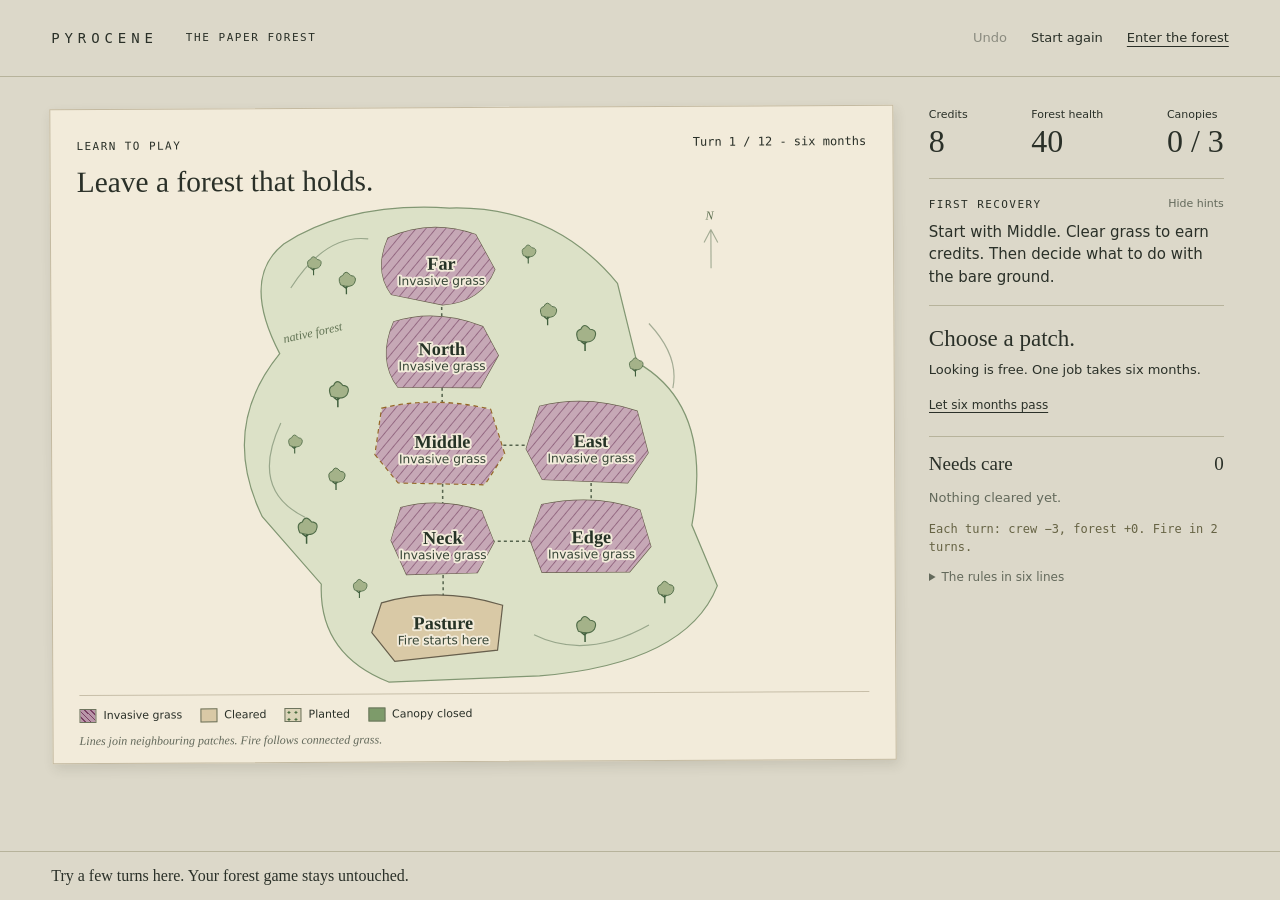
<file: stage4/prelude/index.html>
<!doctype html>
<html lang="en">
<head><meta charset="utf-8"><meta name="viewport" content="width=device-width, initial-scale=1"><title>The paper forest - Pyrocene</title><link rel="stylesheet" href="prelude.css"><script type="module" src="prelude.mjs"></script></head>
<body>
<header><a class="wordmark" href="../ledger.html">PYROCENE</a><span>THE PAPER FOREST</span><nav><button id="undo" disabled>Undo</button><button id="restart">Start again</button><a href="../ledger.html">Enter the forest</a></nav></header>
<main>
 <section class="paper" aria-label="Practice map">
  <div class="map-heading"><div><small>LEARN TO PLAY</small><h1>Leave a forest that holds.</h1></div><p id="clock">Turn 1 - six months</p></div>
  <div id="board" aria-label="Choose a patch"></div>
  <div class="legend" aria-label="Map key"><span><i class="grass"></i>Invasive grass</span><span><i class="bare"></i>Cleared</span><span><i class="young"></i>Planted</span><span><i class="shade"></i>Canopy closed</span></div>
  <p class="map-foot">Lines join neighbouring patches. Fire follows connected grass.</p>
 </section>
 <aside aria-label="Your crew">
  <div class="totals"><div><small>Credits</small><strong id="credits"></strong></div><div><small>Forest health</small><strong id="health"></strong></div><div><small>Canopies</small><strong id="closed"></strong></div></div>
  <section class="lesson"><div class="lesson-top"><small id="lesson-label">FIRST RECOVERY</small><button id="hints" aria-pressed="true">Hide hints</button></div><p id="hint"></p></section>
  <section class="choice"><h2 id="patch-title">Choose a patch.</h2><p id="patch-note">Looking is free. One job takes six months.</p><p id="quote"></p><button id="work" class="primary" hidden></button><p id="consequence"></p><button id="wait">Let six months pass</button></section>
  <section class="care"><h2>Needs care <span id="care-count">0</span></h2><div id="care-list"></div></section>
  <p id="season"></p>
  <details id="rules"><summary>The rules in six lines</summary><p>Clear grass to earn credits. Planting costs 6.</p><p>The crew costs 3 each turn, even if it waits.</p><p>Grass returns. Weed around saplings until shade closes.</p><p>Closed canopy pays 1 per turn. Mixed forest pays 3.</p><p>Repeated clearing cuts native regrowth and costs health.</p><p>Reach three closed canopies with credits left. Undo is always available.</p><small>Same rules as the forest. Growth is accelerated. These are teaching values.</small></details>
 </aside>
</main>
<footer><p id="report" role="status">Try a few turns here. Your forest game stays untouched.</p><button id="continue" hidden>Work two more years</button></footer>
<noscript>This practice map needs JavaScript, but does not need hardware acceleration.</noscript>
</body></html>
</file>
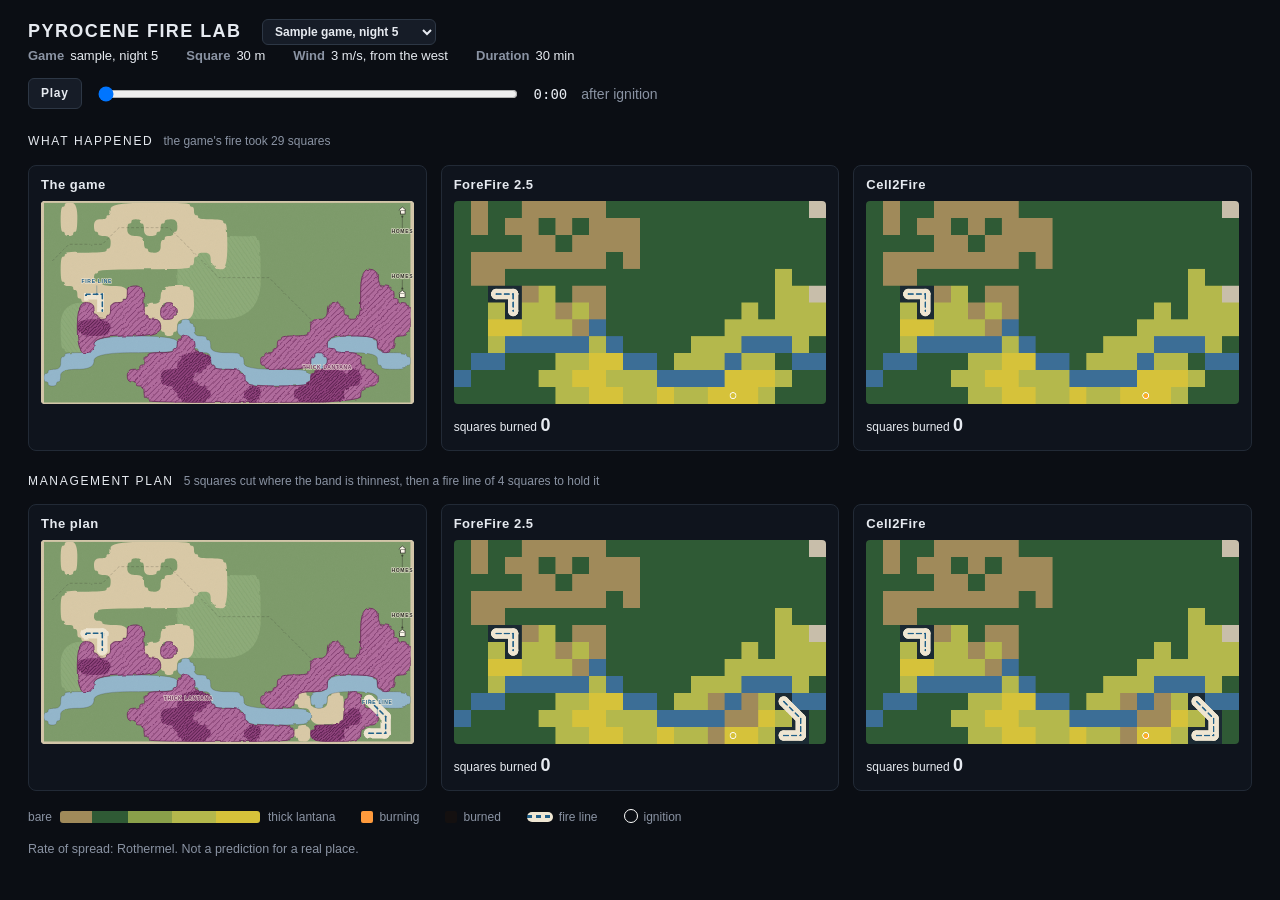
<file: stage2/simulation/claude/lab/index.html>
<!doctype html>
<meta charset="utf-8">
<meta name="viewport" content="width=device-width,initial-scale=1">
<title>Pyrocene fire lab</title>
<style>
  :root { --bg:#0b0e14; --ink:#e6eaf0; --dim:#8a93a3; --line:#222a36; }
  html, body { margin:0; background:var(--bg); color:var(--ink); font: 14px/1.45 Inter, "Helvetica Neue", Arial, sans-serif; }
  #wrap { padding: 18px 28px 40px; max-width:1700px; margin:0 auto; }
  h1 { font-size:18px; letter-spacing:.08em; margin:0 0 4px; font-weight:800; }
  .sub { color:var(--dim); margin-bottom:12px; }
  #bar { display:flex; gap:14px; align-items:center; margin:8px 0 16px; flex-wrap:wrap; }
  button { font:inherit; font-size:12px; font-weight:600; letter-spacing:.06em; color:var(--ink); background:#161c27; border:1px solid #2d3745; border-radius:6px; padding:6px 12px; cursor:pointer; }
  input[type=range] { width:420px; }
  .mono { font-family:"DejaVu Sans Mono", Menlo, monospace; }
  #grid { display:grid; grid-template-columns: repeat(3, 1fr); gap:14px; }
  .panel { background:#0f141d; border:1px solid var(--line); border-radius:8px; padding:10px 12px 12px; }
  .panel h3 { margin:0 0 2px; font-size:13px; font-weight:700; letter-spacing:.04em; }
  .panel .k { color:var(--dim); font-size:11.5px; min-height:1.4em; }
  .panel canvas, .panel .svg { width:100%; aspect-ratio: 22/12; display:block; border-radius:4px; background:#0a0d12; margin-top:6px; overflow:hidden; }
  .panel .svg svg { width:100%; height:100%; display:block; }
  .panel .n { margin-top:8px; display:flex; justify-content:space-between; font-size:12px; min-height:1.6em; }
  .panel .n b { font-size:18px; font-weight:800; }
  .row-title { grid-column: 1 / -1; color:var(--ink); font-size:12px; letter-spacing:.14em; margin-top:8px; }
  .row-title span { color:var(--dim); letter-spacing:0; margin-left:10px; }
  #legend { display:flex; gap:26px; align-items:center; flex-wrap:wrap; margin-top:18px; color:var(--dim); font-size:12px; }
  #spectrum { display:flex; align-items:center; gap:8px; }
  #spectrum i { display:block; width:200px; height:12px; border-radius:3px; background:linear-gradient(90deg, #a08a5a 0 16%, #2f5a35 16% 34%, #8aa04a 34% 56%, #b4b84c 56% 78%, #d6c23a 78%); }
  #legend .sw i { display:inline-block; width:12px; height:12px; border-radius:2px; vertical-align:-2px; margin-right:6px; }
  #legend .trench i { display:inline-block; width:26px; height:10px; vertical-align:-1px; margin-right:6px; background:#efe6d2; border-radius:5px; background-image: repeating-linear-gradient(90deg, #1f5f88 0 5px, transparent 5px 9px); background-size:100% 3px; background-repeat:no-repeat; background-position:0 3.5px; }
  #note { margin-top:14px; color:var(--dim); font-size:12.5px; }
  #pick { font:inherit; font-size:12px; color:var(--ink); background:#161c27; border:1px solid #2d3745; border-radius:6px; padding:4px 8px; margin-left:14px; vertical-align:middle; }
  #facts { display:flex; flex-wrap:wrap; gap:6px 28px; margin:-2px 0 12px; font-size:13px; }
  #facts b { color:var(--dim); font-weight:600; margin-right:6px; }
  #facts a { color:#6f8cc0; margin-right:10px; font-size:12px; }
</style>
<div id="wrap">
  <h1>PYROCENE FIRE LAB <select id="pick"></select></h1>
  <div class="sub" id="sub">Loading…</div>
  <div id="facts"></div>
  <div id="bar">
    <button id="play">Play</button>
    <input id="t" type="range" min="0" max="1800" step="5" value="0">
    <span class="mono" id="tlabel">0:00</span>
    <span style="color:var(--dim)">after ignition</span>
  </div>
  <div id="grid"></div>
  <div id="legend">
    <div id="spectrum"><span>bare</span><i></i><span>thick lantana</span></div>
    <span class="sw"><i style="background:#ff9a3c"></i>burning</span>
    <span class="sw"><i style="background:#141010"></i>burned</span>
    <span class="trench"><i></i>fire line</span>
    <span class="sw"><i style="border:1.5px solid #fff; border-radius:50%"></i>ignition</span>
  </div>
  <div id="note"></div>
</div>
<script>
(async function () {
  const q = new URLSearchParams(location.search);
  const name = q.get("run") || "sample";
  const R = await (await fetch(`results/${name}.json`, { cache: "no-store" })).json();
  const B = R.board, M = R.meta, cols = B.cols, rows = B.rows;
  const T = M.minutes * 60;
  document.getElementById("t").max = T;
  const FUEL_COL = ["#1b2a33", "#2f5a35", "#8aa04a", "#b4b84c", "#d6c23a", "#a08a5a"];
  const windWord = { 0: "north", 45: "north-east", 90: "east", 135: "south-east", 180: "south", 225: "south-west", 270: "west", 315: "north-west" }[M.wind.from_deg] || (M.wind.from_deg + "°");
  const mins = M.minutes >= 90 ? `${Math.round(M.minutes / 60 * 10) / 10} h` : `${M.minutes} min`;
  const windTxt = (R.wind_reported ? `${R.wind_reported} reported, ${M.wind.speed} m/s modelled` : `${M.wind.speed} m/s`) + `, from the ${windWord}`;
  document.getElementById("sub").hidden = true;
  const facts = R.case ? [["Place", R.case.place], ["Date", R.case.date], ["Fuel", R.case.fuel]] : [["Game", `sample, night ${B.night}`]];
  facts.push(["Square", `${M.cell_m} m`], ["Wind", windTxt], ["Duration", mins]);
  document.getElementById("facts").innerHTML = facts.map(([k, v]) => `<span><b>${k}</b>${v}</span>`).join("") +
    (R.case ? `<span>${R.case.sources.map(u => `<a href="${u}" target="_blank" rel="noopener">${new URL(u).hostname.replace("www.", "")}</a>`).join("")}</span>` : "");
  try {
    const idx = await (await fetch("results/index.json", { cache: "no-store" })).json();
    const pick = document.getElementById("pick");
    for (const run of idx.runs) { const o = document.createElement("option"); o.value = run.name; o.textContent = run.title; if (run.name === name) o.selected = true; pick.appendChild(o); }
    pick.onchange = () => { location.search = "?run=" + pick.value; };
  } catch (e) {}

  const grid = document.getElementById("grid");
  const panels = [];
  function addRow(title, sub) { const d = document.createElement("div"); d.className = "row-title"; d.innerHTML = title + (sub ? `<span>${sub}</span>` : ""); grid.appendChild(d); }
  function addMap(sc, label) {
    const p = document.createElement("div"); p.className = "panel";
    p.innerHTML = `<h3>${label}</h3><div class="svg">${sc.svg}</div><div class="n"></div>`;
    grid.appendChild(p);
  }
  function addPanel(sname, model, label) {
    const p = document.createElement("div"); p.className = "panel";
    p.innerHTML = `<h3>${label}</h3><canvas width="880" height="480"></canvas><div class="n"><span>squares burned <b class="b">0</b></span><span class="mono pct"></span></div>`;
    grid.appendChild(p);
    panels.push({ sname, model, canvas: p.querySelector("canvas"), b: p.querySelector(".b"), pct: p.querySelector(".pct") });
  }
  const sc0 = R.scenarios.as_played, sc1 = R.scenarios.proposal;
  const FF = "ForeFire 2.5", C2 = "Cell2Fire";
  addRow("WHAT HAPPENED", R.case ? "" : `the game's fire took ${B.burned.length} squares`);
  addMap(sc0, R.case ? "The land" : "The game");
  if (sc0.models.forefire) addPanel("as_played", "forefire", FF);
  if (sc0.models.cell2fire) addPanel("as_played", "cell2fire", C2);
  const sq = n => `${n} square${n === 1 ? "" : "s"}`;
  addRow("MANAGEMENT PLAN", R.proposal.text || `${sq(R.proposal.cleared.length)} cut where the band is thinnest, then a fire line of ${sq(R.proposal.line.length)} to hold it`);
  addMap(sc1, "The plan");
  if (sc1.models.forefire) addPanel("proposal", "forefire", FF);
  if (sc1.models.cell2fire) addPanel("proposal", "cell2fire", C2);

  for (const sc of [sc0, sc1]) {
    sc.fuelArr = Int8Array.from(sc.fuel);
    for (const m of Object.values(sc.models)) m.arr = Int32Array.from(m.arrival);
    const c = document.createElement("canvas"); c.width = sc.nx; c.height = sc.ny; const x = c.getContext("2d");
    const img = x.createImageData(sc.nx, sc.ny);
    const sub = sc.nx / cols;
    for (let i = 0; i < sc.nx * sc.ny; i++) { const col = FUEL_COL[sc.fuelArr[i]]; img.data[i * 4] = parseInt(col.slice(1, 3), 16); img.data[i * 4 + 1] = parseInt(col.slice(3, 5), 16); img.data[i * 4 + 2] = parseInt(col.slice(5, 7), 16); img.data[i * 4 + 3] = 255; }
    for (const cell of B.cells) if (cell.cover === 3 || cell.cover === 4) for (let yy = 0; yy < sub; yy++) for (let xx = 0; xx < sub; xx++) { const i = (cell.r * sub + yy) * sc.nx + cell.c * sub + xx; img.data[i * 4] = cell.cover === 3 ? 60 : 200; img.data[i * 4 + 1] = cell.cover === 3 ? 110 : 190; img.data[i * 4 + 2] = cell.cover === 3 ? 150 : 170; }
    x.putImageData(img, 0, 0); sc.fuelCanvas = c;
    sc.lineCells = B.cells.filter(c => c.fireline).map(c => c.i).concat(sc.line || []);
  }

  function squaresBurned(sc, arr, t) {
    const sub = sc.nx / cols; let n = 0;
    for (let r = 0; r < rows; r++) for (let c = 0; c < cols; c++) {
      let k = 0; for (let yy = 0; yy < sub; yy++) for (let xx = 0; xx < sub; xx++) { const a = arr[(r * sub + yy) * sc.nx + c * sub + xx]; if (a >= 0 && a <= t) k++; }
      if (k >= sub * sub * 0.33) n++;
    }
    return n;
  }
  // the trench the way the game draws it: a pale band of turned earth with blue dashes
  function drawLine(ctx, cells, cw, ch) {
    if (!cells.length) return;
    const cs = new Set(cells), pts = i => [(i % cols + 0.5) * cw, (Math.floor(i / cols) + 0.5) * ch];
    const segs = [];
    for (const i of cs) { const r = Math.floor(i / cols), c = i % cols;
      for (const [dr, dc] of [[0, 1], [1, 0], [1, 1], [1, -1]]) { const rr = r + dr, cc = c + dc; if (rr >= rows || cc < 0 || cc >= cols || !cs.has(rr * cols + cc)) continue;
        if (dr === 1 && dc !== 0 && (cs.has(r * cols + cc) || cs.has(rr * cols + c))) continue; segs.push([pts(i), pts(rr * cols + cc)]); } }
    ctx.save(); ctx.lineCap = "round"; ctx.lineJoin = "round";
    for (const [col, w, dash] of [["#efe6d2", cw * 0.62, []], ["#1f5f88", cw * 0.09, [cw * 0.28, cw * 0.2]]]) {
      ctx.strokeStyle = col; ctx.lineWidth = w; ctx.setLineDash(dash);
      for (const [a, b] of segs) { ctx.beginPath(); ctx.moveTo(a[0], a[1]); ctx.lineTo(b[0], b[1]); ctx.stroke(); }
      for (const i of cs) { const [x, y] = pts(i); ctx.beginPath(); ctx.moveTo(x, y); ctx.lineTo(x + 0.01, y); ctx.stroke(); }
    }
    ctx.restore();
  }
  function draw(t) {
    for (const p of panels) {
      const sc = R.scenarios[p.sname], ctx = p.canvas.getContext("2d"), W = p.canvas.width, H = p.canvas.height;
      ctx.imageSmoothingEnabled = false;
      ctx.drawImage(sc.fuelCanvas, 0, 0, W, H);
      const sx = W / sc.nx, sy = H / sc.ny, cw = W / cols, ch = H / rows;
      const arr = sc.models[p.model].arr;
      const img = ctx.getImageData(0, 0, W, H); const d = img.data;
      for (let y = 0; y < H; y++) { const iy = Math.floor(y / sy); for (let x = 0; x < W; x++) { const pi = iy * sc.nx + Math.floor(x / sx); const a = arr[pi]; if (a < 0 || a > t || sc.fuelArr[pi] === 0) continue; const age = t - a; const o = (y * W + x) * 4;
        if (age < 90) { const k = age / 90; d[o] = 255; d[o + 1] = 170 - 110 * k; d[o + 2] = 40 - 30 * k; } else { d[o] = 20; d[o + 1] = 16; d[o + 2] = 14; } } }
      ctx.putImageData(img, 0, 0);
      const burned = squaresBurned(sc, arr, t);
      if (p.model === "forefire" && sc.models.forefire.fronts) {
        const fr = sc.models.forefire.fronts.filter(f => f.t <= t).slice(-1)[0];
        if (fr) { ctx.strokeStyle = "rgba(255,230,160,0.95)"; ctx.lineWidth = 2; for (const poly of fr.polys) { ctx.beginPath(); poly.forEach(([x, y], k) => k ? ctx.lineTo(x / M.res_m * sx, y / M.res_m * sy) : ctx.moveTo(x / M.res_m * sx, y / M.res_m * sy)); ctx.closePath(); ctx.stroke(); } }
      }
      drawLine(ctx, sc.lineCells, cw, ch);
      const ign = sc.ignition == null ? B.ignition : sc.ignition, ir = Math.floor(ign / cols), ic = ign % cols;
      ctx.strokeStyle = "#fff"; ctx.lineWidth = 2; ctx.beginPath(); ctx.arc((ic + 0.5) * cw, (ir + 0.5) * ch, 7, 0, 6.3); ctx.stroke();
      p.b.textContent = burned;
    }
    document.getElementById("tlabel").textContent = `${Math.floor(t / 60)}:${String(t % 60).padStart(2, "0")}`;
  }
  const slider = document.getElementById("t");
  let playing = false, last = 0;
  function loop(now) { requestAnimationFrame(loop); if (!playing) return; const dt = (now - last) / 1000; last = now; let t = +slider.value + dt * 30; if (t >= T) { t = T; playing = false; document.getElementById("play").textContent = "Replay"; } slider.value = Math.round(t); draw(+slider.value); }
  requestAnimationFrame(now => { last = now; loop(now); });
  document.getElementById("play").onclick = e => { if (+slider.value >= T) slider.value = 0; playing = !playing; last = performance.now(); e.target.textContent = playing ? "Pause" : "Play"; };
  slider.oninput = () => { playing = false; document.getElementById("play").textContent = "Play"; draw(+slider.value); };
  document.getElementById("note").textContent = "Rate of spread: Rothermel. Not a prediction for a real place.";
  draw(0);
})();
</script>
</file>
<file: stage4/prelude/prelude.css>
:root{color-scheme:light;--paper:#f2ebda;--ink:#2a3028;--line:#b7b39b;--green:#35583e;--rose:#794163;--muted:#63695b}*{box-sizing:border-box}body{margin:0;background:#dcd8c9;color:var(--ink);font:15px/1.5 system-ui,sans-serif}button,a,summary{-webkit-tap-highlight-color:transparent}button,a{color:inherit}button{font:inherit;cursor:pointer;background:transparent;border:0;padding:8px 0}button:disabled{opacity:.45;cursor:default}a{text-underline-offset:4px}button:focus-visible,a:focus-visible,summary:focus-visible{outline:3px solid #946625;outline-offset:5px}header{padding:20px 4vw;display:flex;align-items:center;gap:28px;border-bottom:1px solid var(--line)}header>span{font:11px monospace;letter-spacing:.14em}.wordmark{font:14px monospace;letter-spacing:.35em;text-decoration:none}nav{margin-left:auto;display:flex;align-items:center;gap:24px;font-size:13px}main{display:grid;grid-template-columns:minmax(0,1fr) 300px;gap:34px;max-width:1440px;padding:30px 4vw 22px;margin:auto}.paper{background:var(--paper);border:1px solid #c4baa1;box-shadow:2px 5px 12px #353a2820;align-self:start;padding:24px 26px 14px;transform:rotate(-.3deg)}.map-heading{display:flex;align-items:flex-start;justify-content:space-between;gap:12px}.map-heading small,.lesson small{font:11px monospace;letter-spacing:.13em}h1{font:clamp(22px,2.3vw,34px)/1.1 Georgia,serif;margin:9px 0 0}#clock{white-space:nowrap;font:12px monospace;margin-top:4px}#board{width:100%;margin:2px auto 0;max-width:860px}#board svg{display:block;width:100%;height:auto}.plot{cursor:pointer;outline:none}.plot .boundary{stroke:#675f4d;stroke-width:1.6;transition:fill .5s}.plot.selected .boundary,.plot:focus-visible .boundary{stroke:#1f5c63;stroke-width:4}.plot.recommended:not(.selected) .boundary{stroke:#946625;stroke-width:3;stroke-dasharray:6 5}.plot .name{font:bold 18px Georgia,serif;fill:#263326}.plot .state{font:12px system-ui,sans-serif;fill:#354435}.plot text{paint-order:stroke;stroke:#f2ebda;stroke-width:5;stroke-linejoin:round;pointer-events:none}.link{fill:none;stroke:#56644e;stroke-width:2;stroke-dasharray:4 4}.fire-trace{fill:none;stroke:#a64229;stroke-width:6;stroke-linecap:round;stroke-dasharray:900;animation:spread 1.5s ease-out}.burned .boundary{stroke:#aa4228;stroke-width:3}.scar{fill:url(#scorch);pointer-events:none}.label{font:italic 16px Georgia,serif;fill:#607253}.sketch{fill:none;stroke:#546d4f;stroke-width:1.5;opacity:.5;pointer-events:none}.legend{display:flex;gap:10px 18px;flex-wrap:wrap;font-size:11px;border-top:1px solid #c7bea8;padding-top:12px}.legend span{display:flex;gap:7px;align-items:center}.legend i{width:17px;height:14px;border:1px solid #6e745e}.grass{background:repeating-linear-gradient(45deg,#ba96a9,#ba96a9 3px,#794163 3px,#794163 4px)}.bare{background:#d9c9a6}.young{background:radial-gradient(#476b3d 22%,transparent 24%) 0 0/7px 7px #dbd4b8}.shade{background:#7d9b6a}.map-foot{font:italic 12px Georgia,serif;color:var(--muted);margin:10px 0 0}.totals{display:flex;justify-content:space-between;border-bottom:1px solid var(--line);padding:0 0 18px}.totals small{display:block;font-size:11px}.totals strong{font:32px Georgia,serif}.lesson{border-bottom:1px solid var(--line);padding:17px 0}.lesson-top{display:flex;align-items:center;justify-content:space-between}.lesson button{font-size:11px;padding:0;color:var(--muted)}.lesson p{margin:8px 0 0;min-height:44px}.choice{padding:20px 0 14px}.choice h2,.care h2{font:23px Georgia,serif;margin:0 0 8px}.choice p{margin:8px 0;font-size:13px}#quote{font:13px/1.7 monospace;white-space:pre-line}.primary{display:block;background:#35583e;color:#f5f0dd;padding:12px 20px;margin-top:13px;width:100%;border:1px solid #26432d;border-radius:2px;text-align:left}.primary:disabled{opacity:.5}#consequence{color:#6a5138;font-size:12px}#wait{font-size:12px;text-decoration:underline;text-underline-offset:3px}.care{border-top:1px solid var(--line);padding-top:16px}.care h2{font-size:19px}.care h2 span{float:right}#care-list button{display:flex;justify-content:space-between;align-items:center;width:100%;text-align:left;gap:10px;border-bottom:1px solid #c7c5b3;font-size:13px}#care-list small{font:11px monospace;color:#655e4d}#care-list p{font-size:13px;color:var(--muted)}#season{font:12px/1.5 monospace;color:#666344}.dry{color:#9a3d26!important}details{font-size:12px;color:var(--muted)}details summary{cursor:pointer}details p{margin:8px 0}details small{display:block;margin-top:12px}footer{display:flex;align-items:center;gap:22px;max-width:1440px;margin:auto;padding:12px 4vw 24px}footer p{margin:0;font:16px/1.5 Georgia,serif}footer button{white-space:nowrap;border-bottom:1px solid var(--ink)}[hidden]{display:none!important}@keyframes spread{from{stroke-dashoffset:900}to{stroke-dashoffset:0}}@media(prefers-reduced-motion:reduce){*{animation:none!important;transition:none!important}}@media(max-width:900px){main{grid-template-columns:minmax(0,1fr) 250px;gap:22px;padding:22px}.paper{padding:18px 14px}.map-heading{display:block}#clock{margin:12px 0 0}.legend{gap:7px 12px}header{padding:16px 22px;gap:15px}header>span{display:none}nav{gap:16px}}@media(max-width:640px){main{display:flex;flex-direction:column;padding:14px;gap:22px}.paper{width:100%;transform:none}.map-heading h1{font-size:25px}header{padding:12px 14px;flex-wrap:wrap;gap:8px}.wordmark{font-size:12px}nav{font-size:12px;gap:16px}nav button{font-size:12px}aside{padding:0 10px}.lesson p{min-height:0}.choice{padding-top:14px}.legend{font-size:10px}.totals strong{font-size:28px}footer{padding:16px 24px 28px;flex-wrap:wrap}}
:root #board svg{height:min(55dvh,600px)}
.plot .name{font-size:24px}.plot .state{font-size:16px}
@media(min-width:641px){body{padding-bottom:66px}main>aside{max-height:calc(100dvh - 170px);overflow:auto;padding-right:5px}footer{position:fixed;bottom:0;left:0;right:0;z-index:5;background:#dcd8c9;border-top:1px solid var(--line);padding-top:12px;padding-bottom:12px}}
@media(max-width:640px){:root #board svg{height:auto}}
</file>
